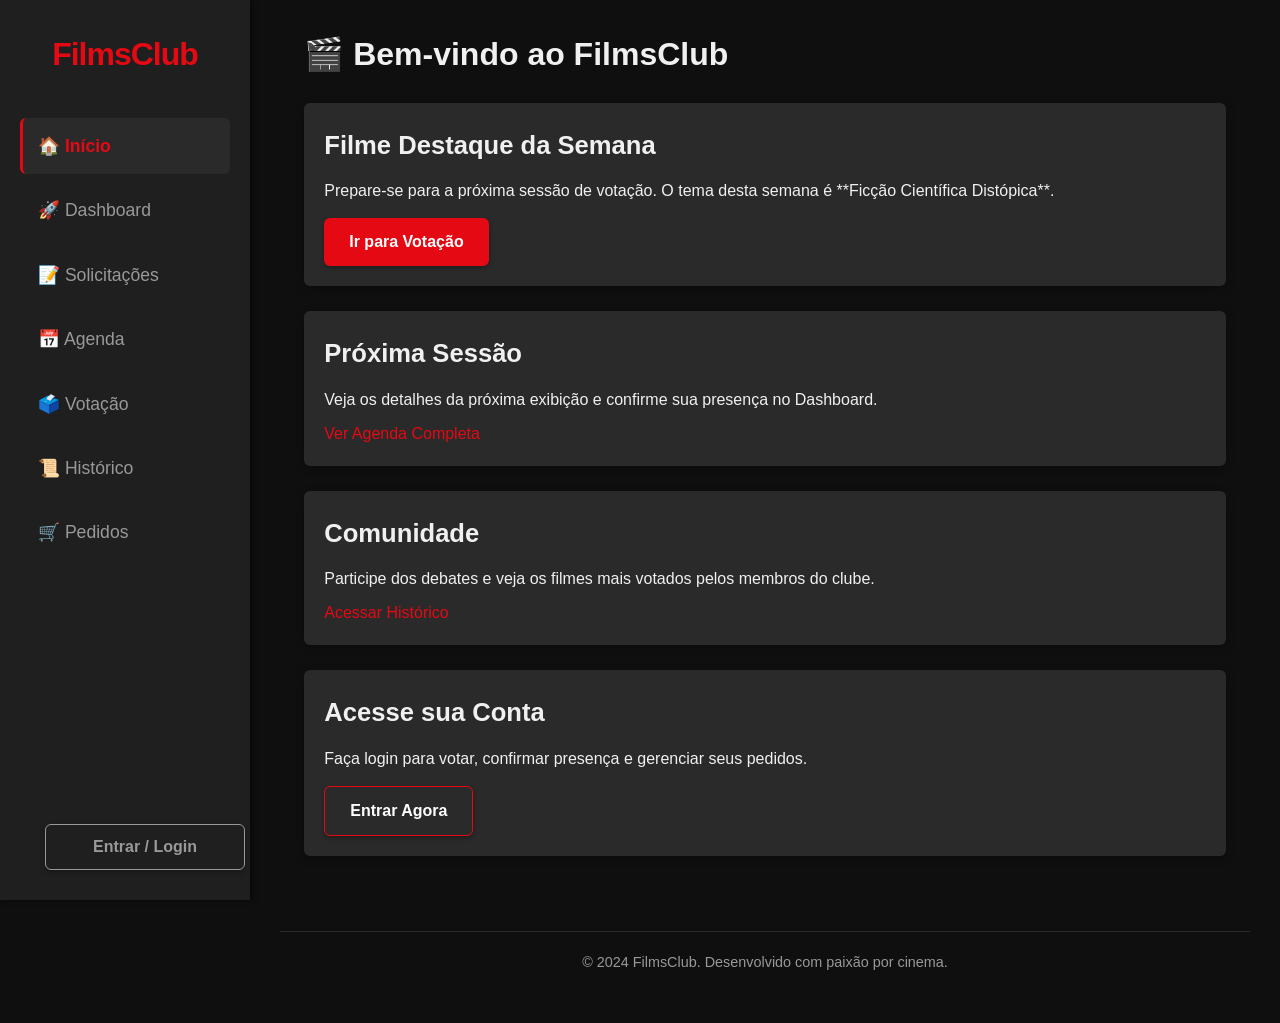
<file: FilmsClub/index.html>
<!DOCTYPE html>
<html lang="pt-BR">
<head>
    <meta charset="UTF-8">
    <meta name="viewport" content="width=device-width, initial-scale=1.0">
    <title>FilmsClub - O seu clube de filmes</title>
    <link rel="stylesheet" href="style.css">
</head>
<body>

    <header class="header">
        <div class="container">
            <h1 class="logo">FilmsClub</h1>
            <div>
                <a href="login.html" class="btn-mobile-login" style="font-size: 1em;">Entrar</a>
                <button class="menu-toggle" aria-label="Abrir Menu">&#9776;</button>
            </div>
        </div>
    </header>

    <div class="main-layout">
        <aside class="sidebar" id="sidebar">
            <button class="sidebar-close" aria-label="Fechar Menu">&times;</button>
            <h1 class="logo">FilmsClub</h1>
            <nav>
                <a href="index.html" class="active">🏠 Início</a>
                <a href="dashboard.html">🚀 Dashboard</a>
                <a href="pedidos.html">📝 Solicitações</a> <a href="agenda.html">📅 Agenda</a>
                <a href="votacao.html">🗳️ Votação</a>
                <a href="historico.html">📜 Histórico</a>
                <a href="admin.html">⚙️ Admin</a>
            </nav>
            <a href="login.html" class="logout btn-primary">Entrar / Login</a>
        </aside>

        <section class="main-content">
            <div class="container" style="padding-top: 20px;">
                <h2>🎬 Bem-vindo ao FilmsClub</h2>
                
                <div class="card">
                    <h3>Filme Destaque da Semana</h3>
                    <p>Prepare-se para a próxima sessão de votação. O tema desta semana é **Ficção Científica Distópica**.</p>
                    <a href="votacao.html" class="btn-primary" style="margin-top: 15px;">Ir para Votação</a>
                </div>

                <div class="features-grid">
                    <div class="card">
                        <h3>Próxima Sessão</h3>
                        <p>Veja os detalhes da próxima exibição e confirme sua presença no Dashboard.</p>
                        <a href="agenda.html" style="color: var(--color-primary); margin-top: 10px; display: inline-block;">Ver Agenda Completa</a>
                    </div>
                    
                    <div class="card">
                        <h3>Comunidade</h3>
                        <p>Participe dos debates e veja os filmes mais votados pelos membros do clube.</p>
                        <a href="historico.html" style="color: var(--color-primary); margin-top: 10px; display: inline-block;">Acessar Histórico</a>
                    </div>
                </div>

                <div class="card" style="margin-top: 20px;">
                    <h3>Acesse sua Conta</h3>
                    <p>Faça login para votar, confirmar presença e gerenciar seus pedidos.</p>
                    <a href="login.html" class="btn-primary" style="margin-top: 15px; background-color: var(--color-light-bg); border: 1px solid var(--color-primary);">Entrar Agora</a>
                </div>

            </div>

            <footer class="footer">
                <p>&copy; 2024 FilmsClub. Desenvolvido com paixão por cinema.</p>
            </footer>
        </section>
    </div>

    <script src="script.js"></script>
</body>
</html>
</file>
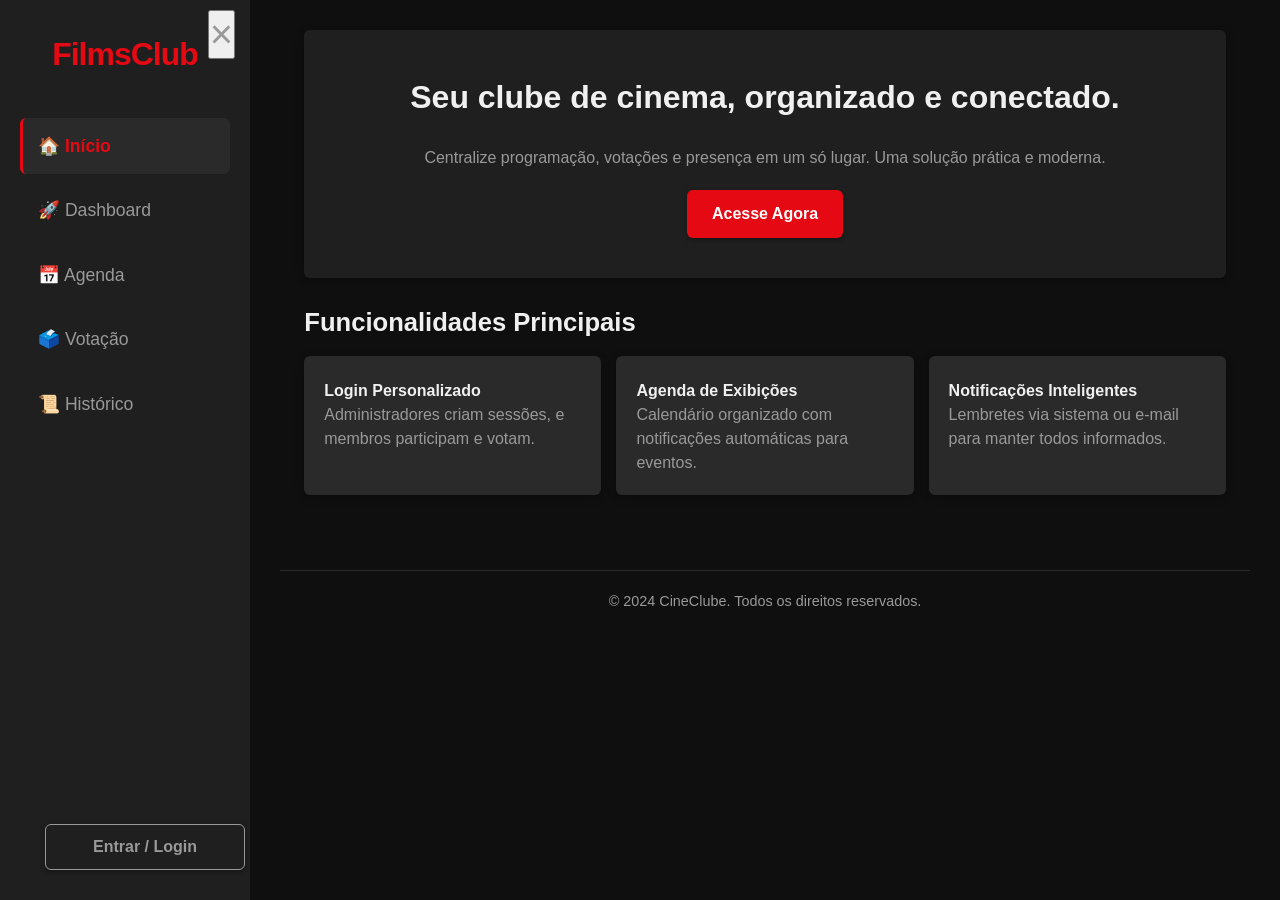
<file: filmsclub_trabalho/index.html>
<!DOCTYPE html>
<html lang="pt-BR">
<head>
    <meta charset="UTF-8">
    <meta name="viewport" content="width=device-width, initial-scale=1.0">
    <title>CineClube - Organização de Sessões</title>
    <link rel="stylesheet" href="style.css">
</head>
<body>
    <header class="header">
        <div class="container">
            <h1 class="logo">FilmsClub</h1>
            <div>
                <a href="login.html" class="btn-mobile-login" style="font-size: 1em;">Login</a>
                <button class="menu-toggle" aria-label="Abrir Menu">&#9776;</button>
            </div>
        </div>
    </header>

    <div class="main-layout">
        <aside class="sidebar" id="sidebar">
            <button class="sidebar-close" aria-label="Fechar Menu">&times;</button>
            <h1 class="logo">FilmsClub</h1>
            <nav>
                <a href="index.html" class="active">🏠 Início</a>
                <a href="dashboard.html">🚀 Dashboard</a>
                <a href="agenda.html">📅 Agenda</a>
                <a href="votacao.html">🗳️ Votação</a>
                <a href="historico.html">📜 Histórico</a>
                <a href="admin.html">⚙️ Admin</a>
            </nav>
            <a href="login.html" class="logout btn-primary">Entrar / Login</a>
        </aside>

        <section class="main-content">
            <div class="container" style="padding-top: 20px;">
                
                <section class="hero card" style="background-color: var(--color-medium); text-align: center; padding: 40px;">
                    <h2>Seu clube de cinema, organizado e conectado.</h2>
                    <p style="color: var(--color-text-fade); margin-bottom: 20px;">Centralize programação, votações e presença em um só lugar. Uma solução prática e moderna.</p>
                    <a href="login.html" class="btn-primary">Acesse Agora</a>
                </section>

                <section class="features">
                    <h3>Funcionalidades Principais</h3>
                    <div style="display: grid; grid-template-columns: repeat(auto-fit, minmax(280px, 1fr)); gap: 15px; margin-top: 15px;">
                        <div class="feature-card card">
                            <h4>Login Personalizado</h4>
                            <p>Administradores criam sessões, e membros participam e votam.</p>
                        </div>
                        <div class="feature-card card">
                            <h4>Agenda de Exibições</h4>
                            <p>Calendário organizado com notificações automáticas para eventos.</p>
                        </div>
                        <div class="feature-card card">
                            <h4>Notificações Inteligentes</h4>
                            <p>Lembretes via sistema ou e-mail para manter todos informados.</p>
                        </div>
                    </div>
                </section>

            </div>

            <footer class="footer">
                <p>&copy; 2024 CineClube. Todos os direitos reservados.</p>
            </footer>
        </section>
    </div>

    <script src="script.js"></script>
</body>
</html>
</file>
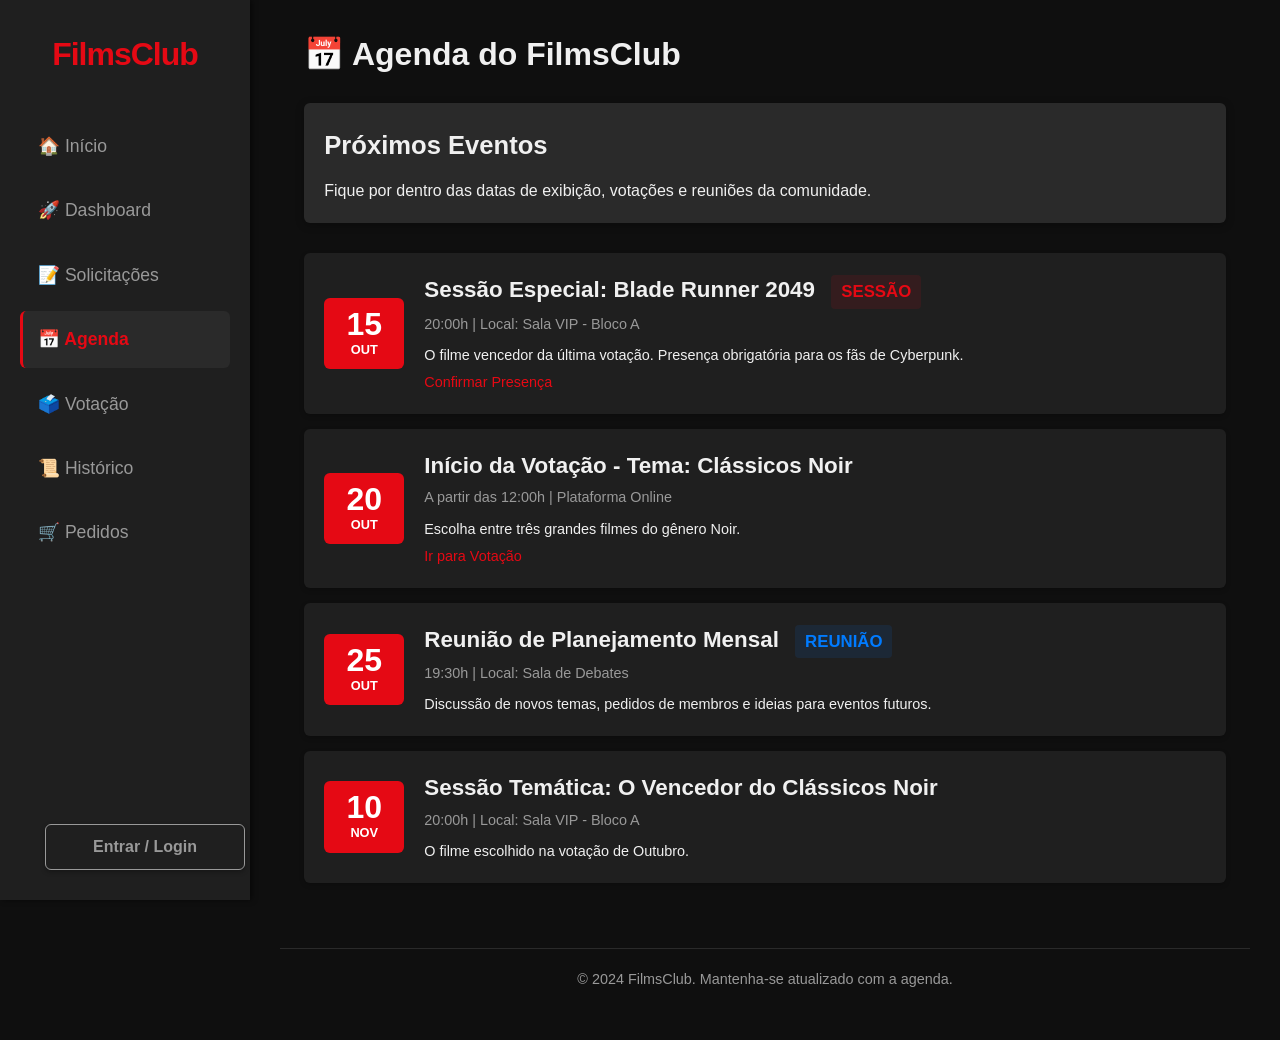
<file: FilmsClub/agenda.html>
<!DOCTYPE html>
<html lang="pt-BR">
<head>
    <meta charset="UTF-8">
    <meta name="viewport" content="width=device-width, initial-scale=1.0">
    <title>Agenda de Eventos - FilmsClub</title>
    <link rel="stylesheet" href="style.css">
    <style>
        /* Estilos específicos para a lista de eventos da Agenda */
        .event-list {
            list-style: none;
            padding: 0;
            margin-top: 20px;
        }

        .event-item {
            background-color: var(--color-medium);
            padding: 20px;
            margin-bottom: 15px;
            border-radius: var(--border-radius);
            box-shadow: 0 2px 5px rgba(0, 0, 0, 0.2);
            display: flex;
            gap: 20px;
            align-items: center;
        }

        .event-item:hover {
            background-color: var(--color-light-bg);
            transform: translateY(-2px);
        }

        .event-date-box {
            background-color: var(--color-primary);
            color: white;
            padding: 10px 15px;
            text-align: center;
            border-radius: var(--border-radius);
            font-weight: bold;
            flex-shrink: 0; /* Impede que a caixa de data diminua */
            width: 80px;
        }

        .event-date-box .day {
            font-size: 2em;
            line-height: 1;
            display: block;
        }

        .event-date-box .month {
            font-size: 0.8em;
            text-transform: uppercase;
            display: block;
        }

        .event-details {
            flex-grow: 1;
        }

        .event-details h4 {
            color: var(--color-text-light);
            margin-bottom: 5px;
            font-size: 1.4em;
        }

        .event-details .time-location {
            font-size: 0.9em;
            color: var(--color-text-fade);
            margin-bottom: 10px;
        }

        /* Estilo para eventos especiais (e.g., votação, reunião) */
        .tag {
            display: inline-block;
            padding: 4px 10px;
            border-radius: 4px;
            font-size: 0.75em;
            font-weight: bold;
            margin-left: 10px;
        }
        .tag-sessao {
            background-color: rgba(229, 9, 20, 0.1); /* Vermelho translúcido */
            color: var(--color-primary);
        }
        .tag-reuniao {
            background-color: rgba(0, 123, 255, 0.1);
            color: #007bff;
        }
    </style>
</head>
<body>

    <header class="header">
        <div class="container">
            <h1 class="logo">FilmsClub</h1>
            <div>
                <a href="login.html" class="btn-mobile-login" style="font-size: 1em;">Sair</a>
                <button class="menu-toggle" aria-label="Abrir Menu">&#9776;</button>
            </div>
        </div>
    </header>

    <div class="main-layout">
        <aside class="sidebar" id="sidebar">
            <button class="sidebar-close" aria-label="Fechar Menu">&times;</button>
            <h1 class="logo">FilmsClub</h1>
            <nav>
                <a href="index.html">🏠 Início</a>
                <a href="dashboard.html">🚀 Dashboard</a>
                <a href="pedidos.html">📝 Solicitações</a> <a href="agenda.html" class="active">📅 Agenda</a> <a href="votacao.html">🗳️ Votação</a>
                <a href="historico.html">📜 Histórico</a>
                <a href="admin.html">⚙️ Admin</a>
            </nav>
            <a href="login.html" class="logout btn-primary">Sair</a>
        </aside>

        <section class="main-content">
            <div class="container" style="padding-top: 20px;">
                <h2>📅 Agenda do FilmsClub</h2>
                
                <div class="card" style="margin-bottom: 30px;">
                    <h3>Próximos Eventos</h3>
                    <p>Fique por dentro das datas de exibição, votações e reuniões da comunidade.</p>
                </div>

                <ul class="event-list">
                    
                    <li class="event-item">
                        <div class="event-date-box">
                            <span class="day">15</span>
                            <span class="month">OUT</span>
                        </div>
                        <div class="event-details">
                            <h4>Sessão Especial: Blade Runner 2049 <span class="tag tag-sessao">SESSÃO</span></h4>
                            <p class="time-location">20:00h | Local: Sala VIP - Bloco A</p>
                            <p style="font-size: 0.9em;">O filme vencedor da última votação. Presença obrigatória para os fãs de Cyberpunk.</p>
                            <a href="dashboard.html" style="color: var(--color-primary); font-size: 0.9em; display: inline-block; margin-top: 5px;">Confirmar Presença</a>
                        </div>
                    </li>
                    
                    <li class="event-item">
                        <div class="event-date-box">
                            <span class="day">20</span>
                            <span class="month">OUT</span>
                        </div>
                        <div class="event-details">
                            <h4>Início da Votação - Tema: Clássicos Noir</h4>
                            <p class="time-location">A partir das 12:00h | Plataforma Online</p>
                            <p style="font-size: 0.9em;">Escolha entre três grandes filmes do gênero Noir.</p>
                            <a href="votacao.html" style="color: var(--color-primary); font-size: 0.9em; display: inline-block; margin-top: 5px;">Ir para Votação</a>
                        </div>
                    </li>

                    <li class="event-item">
                        <div class="event-date-box">
                            <span class="day">25</span>
                            <span class="month">OUT</span>
                        </div>
                        <div class="event-details">
                            <h4>Reunião de Planejamento Mensal <span class="tag tag-reuniao">REUNIÃO</span></h4>
                            <p class="time-location">19:30h | Local: Sala de Debates</p>
                            <p style="font-size: 0.9em;">Discussão de novos temas, pedidos de membros e ideias para eventos futuros.</p>
                        </div>
                    </li>

                    <li class="event-item">
                        <div class="event-date-box">
                            <span class="day">10</span>
                            <span class="month">NOV</span>
                        </div>
                        <div class="event-details">
                            <h4>Sessão Temática: O Vencedor do Clássicos Noir</h4>
                            <p class="time-location">20:00h | Local: Sala VIP - Bloco A</p>
                            <p style="font-size: 0.9em;">O filme escolhido na votação de Outubro.</p>
                        </div>
                    </li>
                    
                </ul>
            </div>

            <footer class="footer">
                <p>&copy; 2024 FilmsClub. Mantenha-se atualizado com a agenda.</p>
            </footer>
        </section>
    </div>

    <script src="script.js"></script>
</body>
</html>
</file>
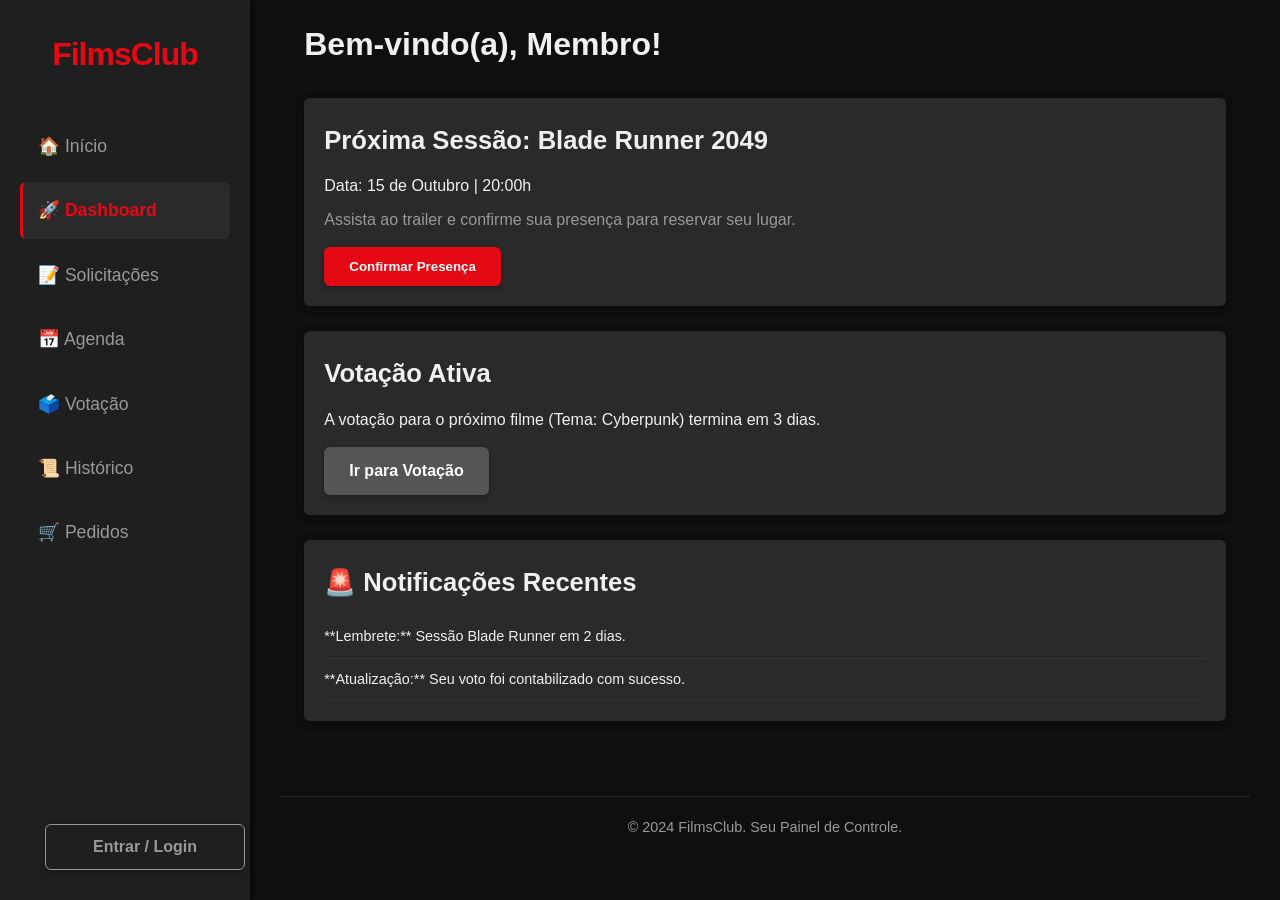
<file: FilmsClub/dashboard.html>
<!DOCTYPE html>
<html lang="pt-BR">
<head>
    <meta charset="UTF-8">
    <meta name="viewport" content="width=device-width, initial-scale=1.0">
    <title>Dashboard - FilmsClub</title>
    <link rel="stylesheet" href="style.css">
    <style>
        .dashboard-header {
            margin-bottom: 30px;
        }
        .dashboard-layout {
            grid-template-columns: 1fr;
        }
        @media (min-width: 768px) {
            .dashboard-layout {
                grid-template-columns: 3fr 1fr;
            }
        }
        .notifications ul {
            list-style: none;
            padding: 0;
        }
        .notifications li {
            border-bottom: 1px solid #333;
            padding: 10px 0;
            font-size: 0.9em;
        }
    </style>
</head>
<body>

    <header class="header">
        <div class="container">
            <h1 class="logo">FilmsClub</h1>
            <div>
                <a href="login.html" class="btn-mobile-login" style="font-size: 1em;">Sair</a>
                <button class="menu-toggle" aria-label="Abrir Menu">&#9776;</button>
            </div>
        </div>
    </header>

    <div class="main-layout">
        <aside class="sidebar" id="sidebar">
            <button class="sidebar-close" aria-label="Fechar Menu">&times;</button>
            <h1 class="logo">FilmsClub</h1>
            <nav>
                <a href="index.html">🏠 Início</a>
                <a href="dashboard.html" class="active">🚀 Dashboard</a>
                <a href="pedidos.html">📝 Solicitações</a> <a href="agenda.html">📅 Agenda</a>
                <a href="votacao.html">🗳️ Votação</a>
                <a href="historico.html">📜 Histórico</a>
                <a href="admin.html">⚙️ Admin</a>
            </nav>
            <a href="login.html" class="logout btn-primary">Sair</a>
        </aside>

        <section class="main-content">
            <div class="container">
                <header class="dashboard-header">
                    <h2>Bem-vindo(a), Membro!</h2> 
                </header>
                
                <div class="dashboard-layout">
                    
                    <div class="main-column">
                        <div class="card">
                            <h3>Próxima Sessão: Blade Runner 2049</h3>
                            <p>Data: 15 de Outubro | 20:00h</p>
                            <p style="margin-top: 10px; color: var(--color-text-fade);">Assista ao trailer e confirme sua presença para reservar seu lugar.</p>
                            <button class="btn-primary btn-confirmar-presenca" style="margin-top: 15px;">Confirmar Presença</button>
                        </div>
                        
                        <div class="card">
                            <h3>Votação Ativa</h3>
                            <p>A votação para o próximo filme (Tema: Cyberpunk) termina em 3 dias.</p>
                            <a href="votacao.html" class="btn-primary" style="margin-top: 15px; background-color: #555;">Ir para Votação</a>
                        </div>
                    </div>
                    
                    <div class="notifications">
                        <div class="card">
                            <h3>🚨 Notificações Recentes</h3>
                            <ul>
                                <li>**Lembrete:** Sessão Blade Runner em 2 dias.</li>
                                <li>**Atualização:** Seu voto foi contabilizado com sucesso.</li>
                                </ul>
                        </div>
                    </div>
                </div>

            </div>

            <footer class="footer">
                <p>&copy; 2024 FilmsClub. Seu Painel de Controle.</p>
            </footer>
        </section>
    </div>

    <script src="script.js"></script>
</body>
</html>
</file>
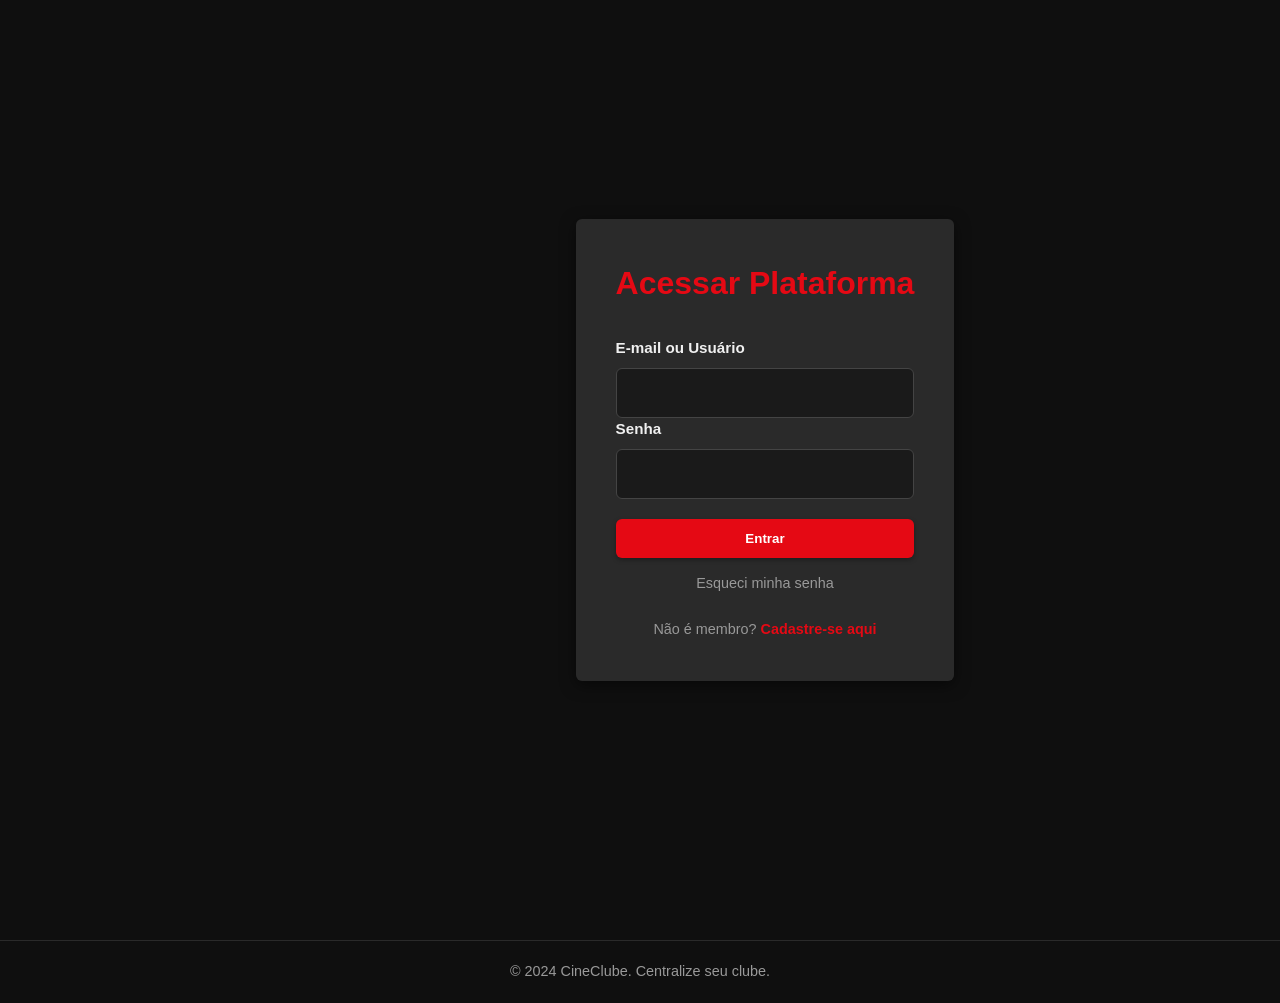
<file: FilmsClub/login.html>
<!DOCTYPE html>
<html lang="pt-BR">
<head>
    <meta charset="UTF-8">
    <meta name="viewport" content="width=device-width, initial-scale=1.0">
    <title>Login - CineClube</title>
    <link rel="stylesheet" href="style.css">
    <style>
        /* Estilos específicos para CENTRALIZAR o Login (Correção de Layout) */
        .auth-content {
            flex-grow: 1; 
            display: flex; 
            align-items: center; /* Centraliza verticalmente */
            justify-content: center; /* Centraliza horizontalmente */
            padding: 0;
            min-height: calc(100vh - 120px); 
        }
        .auth-container {
            max-width: 400px;
            padding: 40px; 
            background-color: var(--color-light-bg);
            border-radius: var(--border-radius);
            box-shadow: 0 4px 15px rgba(0, 0, 0, 0.5);
        }
        .auth-container h2 {
            text-align: center;
            color: var(--color-primary);
            margin-bottom: 30px; 
            border-bottom: none;
            padding-bottom: 0;
        }
        .auth-toggle {
            text-align: center;
            margin-top: 25px;
            font-size: 0.9em;
            color: var(--color-text-fade);
        }
    </style>
</head>
<body>

    <header class="header">
        <div class="container">
            <h1 class="logo">CineClube</h1>
        </div>
    </header>

    <div class="main-layout" style="padding-top: 0;"> 

        <section class="main-content auth-content">
            <div class="auth-container">
                <form id="login-form">
                    <h2>Acessar Plataforma</h2>
                    <div class="form-group">
                        <label for="email-login">E-mail ou Usuário</label>
                        <input type="text" id="email-login" required>
                    </div>
                    <div class="form-group">
                        <label for="senha-login">Senha</label>
                        <input type="password" id="senha-login" required>
                    </div>
                    <button type="submit" class="btn-primary" style="width: 100%; margin-top: 20px;">Entrar</button>
                    <a href="#" style="display: block; text-align: center; margin-top: 15px; font-size: 0.9em; color: var(--color-text-fade);">Esqueci minha senha</a>
                </form>

                <div class="auth-toggle">
                    Não é membro? <a href="#" id="show-register" style="color: var(--color-primary); font-weight: bold;">Cadastre-se aqui</a>
                </div>
            </div>
        </section>
    </div>

    <footer class="footer">
        <p>&copy; 2024 CineClube. Centralize seu clube.</p>
    </footer>

    <script src="script.js"></script>
</body>
</html>
</file>
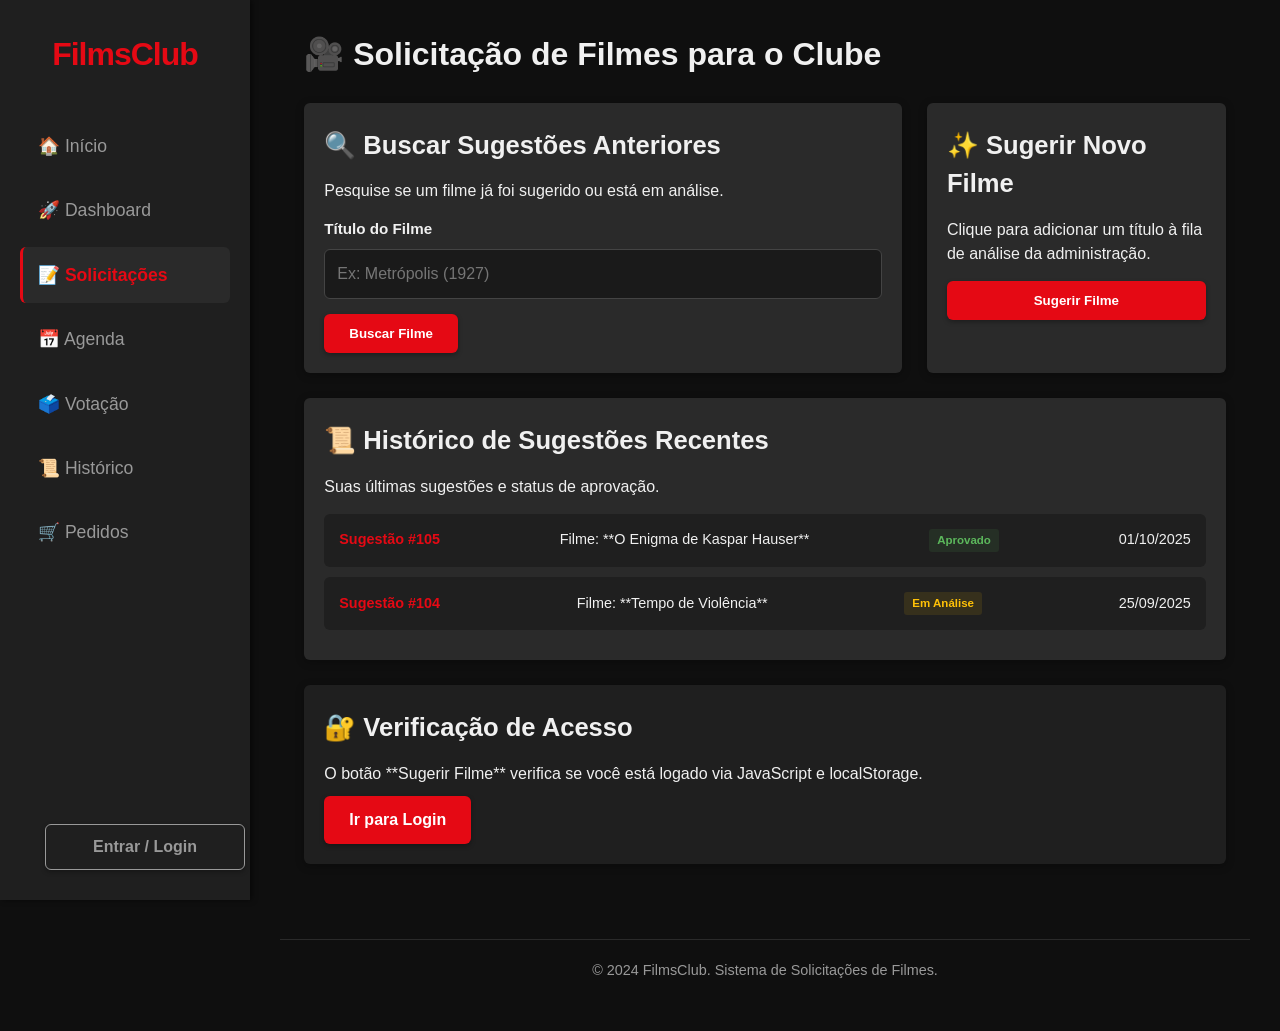
<file: FilmsClub/pedidos.html>
<!DOCTYPE html>
<html lang="pt-BR">
<head>
    <meta charset="UTF-8">
    <meta name="viewport" content="width=device-width, initial-scale=1.0">
    <title>Solicitação de Filmes - FilmsClub</title>
    <link rel="stylesheet" href="style.css">
    <style>
        /* Estilos específicos para o status na lista de histórico */
        .status-emanalise {
            color: #ffc107;
            background-color: rgba(255, 193, 7, 0.1);
        }
        .status-aprovado {
            color: #5cb85c;
            background-color: rgba(92, 184, 92, 0.1);
        }
    </style>
</head>
<body>

    <header class="header">
        <div class="container">
            <h1 class="logo">FilmsClub</h1>
            <div>
                <a href="login.html" class="btn-mobile-login" style="font-size: 1em;">Sair</a>
                <button class="menu-toggle" aria-label="Abrir Menu">&#9776;</button>
            </div>
        </div>
    </header>

    <div class="main-layout">
        <aside class="sidebar" id="sidebar">
            <button class="sidebar-close" aria-label="Fechar Menu">&times;</button>
            <h1 class="logo">FilmsClub</h1>
            <nav>
                <a href="index.html">🏠 Início</a>
                <a href="dashboard.html">🚀 Dashboard</a>
                <a href="pedidos.html" class="active">📝 Solicitações</a> <a href="agenda.html">📅 Agenda</a>
                <a href="votacao.html">🗳️ Votação</a>
                <a href="historico.html">📜 Histórico</a>
                <a href="admin.html">⚙️ Admin</a>
            </nav>
            <a href="login.html" class="logout btn-primary">Sair</a>
        </aside>

        <section class="main-content">
            <div class="container" style="padding-top: 20px;">
                <h2>🎥 Solicitação de Filmes para o Clube</h2>
                
                <div class="pedidos-grid">
                    
                    <div id="div-consulta" class="card">
                        <h3>🔍 Buscar Sugestões Anteriores</h3>
                        <p style="margin-bottom: 15px;">Pesquise se um filme já foi sugerido ou está em análise.</p>
                        <form id="consulta-form">
                            <div class="form-group">
                                <label for="consulta-input">Título do Filme</label>
                                <input type="text" id="consulta-input" placeholder="Ex: Metrópolis (1927)" required>
                            </div>
                            <button type="submit" class="btn-primary" style="margin-top: 15px;">Buscar Filme</button>
                        </form>
                    </div>

                    <div id="div-solicitar" class="card">
                        <h3>✨ Sugerir Novo Filme</h3>
                        <p style="margin-bottom: 15px;">Clique para adicionar um título à fila de análise da administração.</p>
                        <button id="realizar-pedido-btn" class="btn-primary" style="width: 100%;">Sugerir Filme</button>
                    </div>
                </div>

                <div id="div-historico-pedidos" class="card">
                    <h3>📜 Histórico de Sugestões Recentes</h3>
                    <p style="margin-bottom: 15px;">Suas últimas sugestões e status de aprovação.</p>
                    <ul id="historico-pedidos" class="historico-pedidos">
                        <li class="history-item">
                            <strong>Sugestão #105</strong> 
                            <span>Filme: **O Enigma de Kaspar Hauser**</span> 
                            <span class="status status-aprovado">Aprovado</span> 
                            <span class="date">01/10/2025</span>
                        </li>
                        <li class="history-item">
                            <strong>Sugestão #104</strong> 
                            <span>Filme: **Tempo de Violência**</span> 
                            <span class="status status-emanalise">Em Análise</span> 
                            <span class="date">25/09/2025</span>
                        </li>
                    </ul>
                </div>
                
                <div id="div-acesso" class="card" style="background-color: var(--color-medium);">
                    <h3>🔐 Verificação de Acesso</h3>
                    <p>O botão **Sugerir Filme** verifica se você está logado via JavaScript e localStorage.</p>
                    <a href="login.html" class="btn-primary" style="margin-top: 10px;">Ir para Login</a>
                </div>

            </div>

            <footer class="footer">
                <p>&copy; 2024 FilmsClub. Sistema de Solicitações de Filmes.</p>
            </footer>
        </section>
    </div>

    <script src="script.js"></script> 
</body>
</html>
</file>
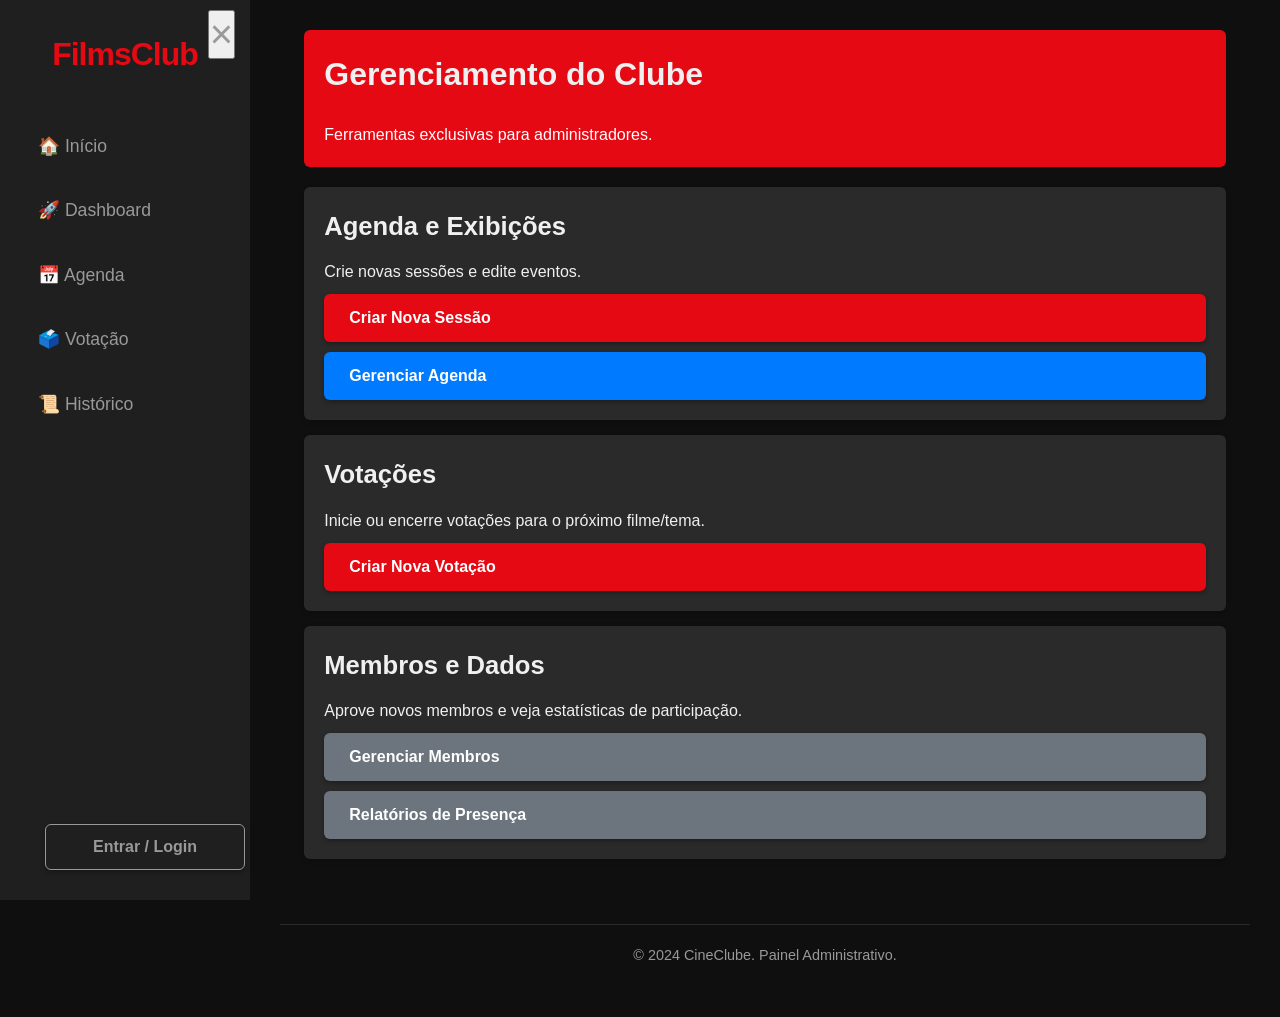
<file: filmsclub_trabalho/admin.html>
<!DOCTYPE html>
<html lang="pt-BR">
<head>
    <meta charset="UTF-8">
    <meta name="viewport" content="width=device-width, initial-scale=1.0">
    <title>Painel Admin - FilmsClub</title>
    <link rel="stylesheet" href="style.css">
    <style>
        .admin-header {
            background-color: var(--color-primary);
            color: white;
            padding: 20px;
            border-radius: var(--border-radius);
            margin-bottom: 20px;
        }
        .admin-action-card {
            background-color: var(--color-light-bg);
            padding: 20px;
            margin-bottom: 15px;
            border-radius: var(--border-radius);
            box-shadow: 0 2px 5px rgba(0, 0, 0, 0.15);
        }
        .btn-action {
            display: block;
            width: 100%;
            margin-top: 10px;
        }
    </style>
</head>
<body>

    <header class="header">
        <div class="container">
            <h1 class="logo">FilmsClub (Admin)</h1>
            <div>
                <a href="login.html" class="btn-mobile-login" style="font-size: 1em;">Sair</a>
                <button class="menu-toggle" aria-label="Abrir Menu">&#9776;</button>
            </div>
        </div>
    </header>

    <div class="main-layout">
        <aside class="sidebar" id="sidebar">
            <button class="sidebar-close" aria-label="Fechar Menu">&times;</button>
            <h1 class="logo">FilmsClub</h1>
            <nav>
                <a href="index.html">🏠 Início</a>
                <a href="dashboard.html">🚀 Dashboard</a>
                <a href="agenda.html">📅 Agenda</a>
                <a href="votacao.html">🗳️ Votação</a>
                <a href="historico.html">📜 Histórico</a>
                <a href="admin.html" class="active">⚙️ Admin</a>
            </nav>
            <a href="login.html" class="logout btn-primary">Sair</a>
        </aside>

        <section class="main-content">
            <div class="container" style="padding-top: 20px;">
                <div class="admin-header">
                    <h2>Gerenciamento do Clube</h2>
                    <p>Ferramentas exclusivas para administradores.</p>
                </div>

                <div class="admin-action-card">
                    <h3>Agenda e Exibições</h3>
                    <p>Crie novas sessões e edite eventos.</p>
                    <a href="#" class="btn-primary btn-action">Criar Nova Sessão</a>
                    <a href="#" class="btn-primary btn-action" style="background-color: #007bff;">Gerenciar Agenda</a>
                </div>

                <div class="admin-action-card">
                    <h3>Votações</h3>
                    <p>Inicie ou encerre votações para o próximo filme/tema.</p>
                    <a href="#" class="btn-primary btn-action">Criar Nova Votação</a>
                </div>

                <div class="admin-action-card">
                    <h3>Membros e Dados</h3>
                    <p>Aprove novos membros e veja estatísticas de participação.</p>
                    <a href="#" class="btn-primary btn-action" style="background-color: #6c757d;">Gerenciar Membros</a>
                    <a href="#" class="btn-primary btn-action" style="background-color: #6c757d;">Relatórios de Presença</a>
                </div>
            </div>

            <footer class="footer">
                <p>&copy; 2024 CineClube. Painel Administrativo.</p>
            </footer>
        </section>
    </div>

    <script src="script.js"></script>
</body>
</html>
</file>
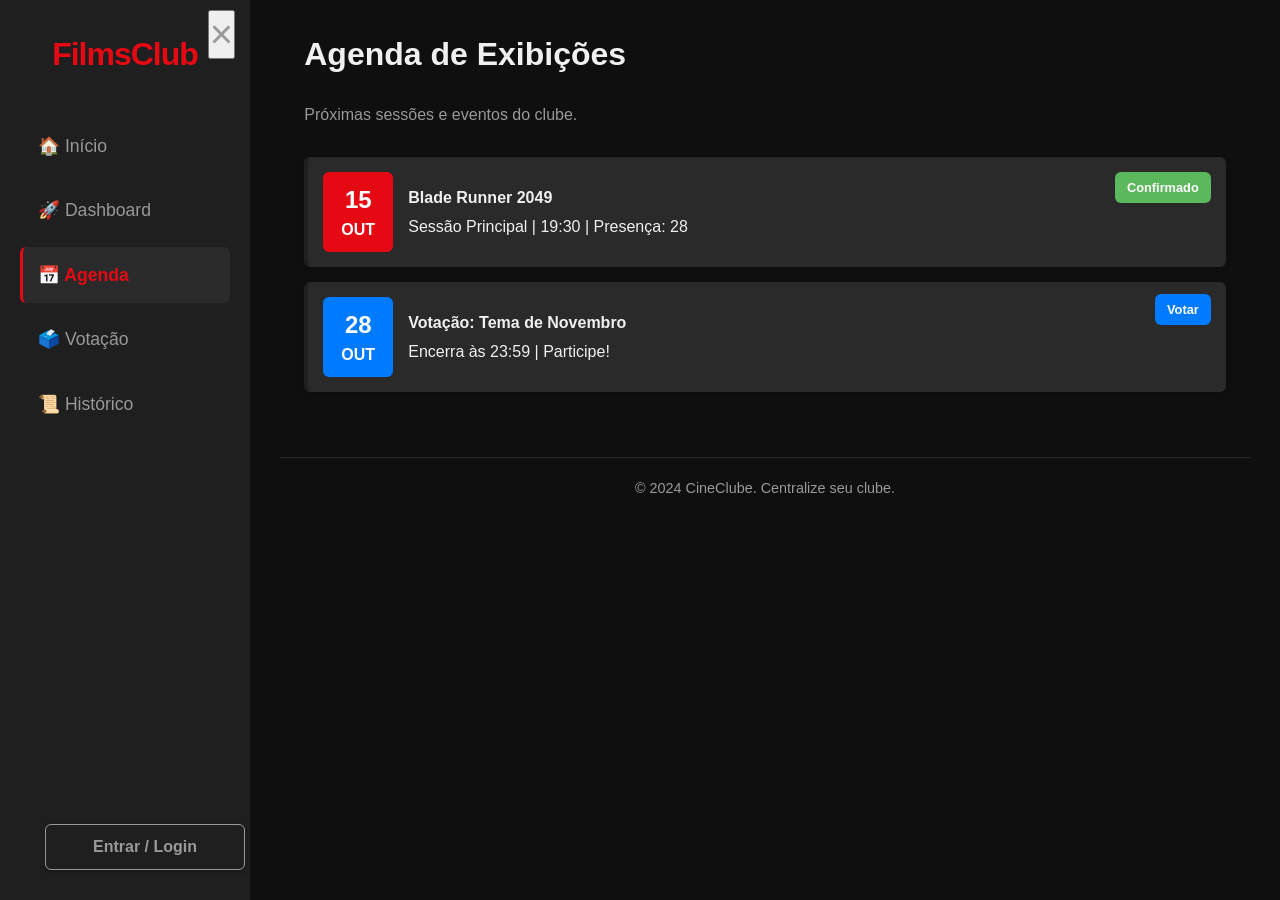
<file: filmsclub_trabalho/agenda.html>
<!DOCTYPE html>
<html lang="pt-BR">
<head>
    <meta charset="UTF-8">
    <meta name="viewport" content="width=device-width, initial-scale=1.0">
    <title>Agenda - FilmsClub</title>
    <link rel="stylesheet" href="style.css">
    <style>
        .session-item {
            background-color: var(--color-light-bg);
            margin-bottom: 15px;
            padding: 15px;
            border-radius: var(--border-radius);
            box-shadow: 0 2px 5px rgba(0, 0, 0, 0.15);
            display: flex;
            align-items: center;
            border-left: 4px solid var(--color-medium);
            transition: border-left-color 0.2s;
        }
        .session-item:hover {
            border-left-color: var(--color-primary);
        }
        .session-date {
            background-color: var(--color-primary);
            color: white;
            padding: 10px 5px;
            border-radius: var(--border-radius);
            text-align: center;
            font-weight: bold;
            flex-shrink: 0;
            width: 70px;
            margin-right: 15px;
        }
        .session-date .day {
            font-size: 1.5em;
            display: block;
        }
        .session-info h4 {
            margin-bottom: 5px;
        }
        .session-actions {
            margin-left: auto;
            align-self: flex-start;
        }
        .btn-presenca {
            background: #5cb85c;
            color: white;
            border: none;
            padding: 8px 12px;
            border-radius: var(--border-radius);
            font-size: 0.8em;
            cursor: pointer;
            font-weight: bold;
        }
    </style>
</head>
<body>

    <header class="header">
        <div class="container">
            <h1 class="logo">FilmsClub</h1>
            <div>
                <a href="login.html" class="btn-mobile-login" style="font-size: 1em;">Sair</a>
                <button class="menu-toggle" aria-label="Abrir Menu">&#9776;</button>
            </div>
        </div>
    </header>

    <div class="main-layout">
        <aside class="sidebar" id="sidebar">
            <button class="sidebar-close" aria-label="Fechar Menu">&times;</button>
            <h1 class="logo">FilmsClub</h1>
            <nav>
                <a href="index.html">🏠 Início</a>
                <a href="dashboard.html">🚀 Dashboard</a>
                <a href="agenda.html" class="active">📅 Agenda</a>
                <a href="votacao.html">🗳️ Votação</a>
                <a href="historico.html">📜 Histórico</a>
                <a href="admin.html">⚙️ Admin</a>
            </nav>
            <a href="login.html" class="logout btn-primary">Sair</a>
        </aside>

        <section class="main-content">
            <div class="container" style="padding-top: 20px;">
                <h2>Agenda de Exibições</h2>
                <p style="margin-bottom: 30px; color: var(--color-text-fade);">Próximas sessões e eventos do clube.</p>

                <div class="session-item">
                    <div class="session-date">
                        <span class="day">15</span>
                        <span>OUT</span>
                    </div>
                    <div class="session-info">
                        <h4>Blade Runner 2049</h4>
                        <p>Sessão Principal | 19:30 | Presença: 28</p>
                    </div>
                    <div class="session-actions">
                        <button class="btn-presenca">Confirmado</button>
                    </div>
                </div>

                <div class="session-item">
                    <div class="session-date" style="background-color: #007bff;">
                        <span class="day">28</span>
                        <span>OUT</span>
                    </div>
                    <div class="session-info">
                        <h4>Votação: Tema de Novembro</h4>
                        <p>Encerra às 23:59 | Participe!</p>
                    </div>
                    <div class="session-actions">
                        <a href="votacao.html" class="btn-presenca" style="background: #007bff;">Votar</a>
                    </div>
                </div>

            </div>

            <footer class="footer">
                <p>&copy; 2024 CineClube. Centralize seu clube.</p>
            </footer>
        </section>
    </div>

    <script src="script.js"></script>
</body>
</html>
</file>
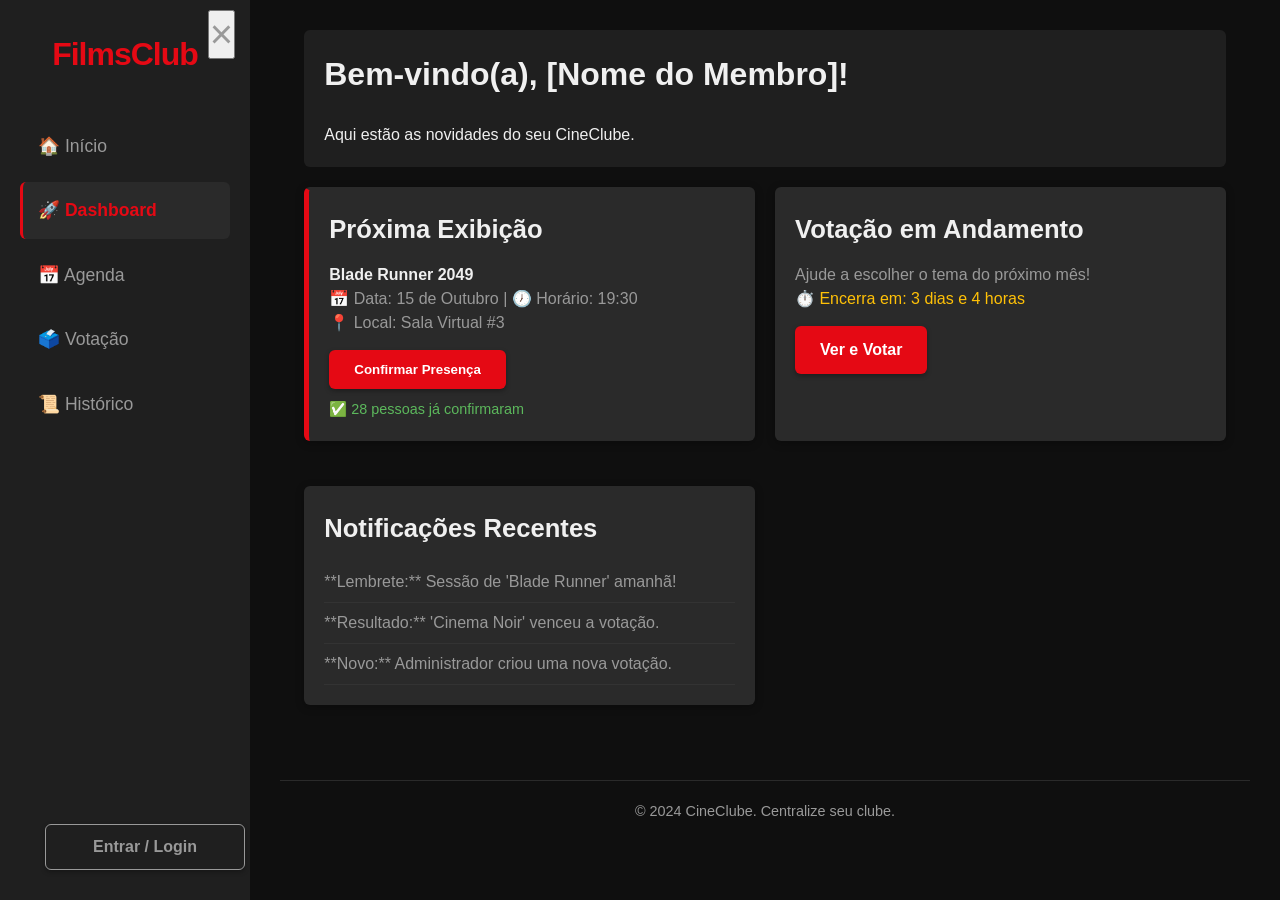
<file: filmsclub_trabalho/dashboard.html>
<!DOCTYPE html>
<html lang="pt-BR">
<head>
    <meta charset="UTF-8">
    <meta name="viewport" content="width=device-width, initial-scale=1.0">
    <title>Dashboard - FilmsClub</title>
    <link rel="stylesheet" href="style.css">
    <style>
        .dashboard-header {
            background-color: var(--color-medium);
            padding: 20px;
            border-radius: var(--border-radius);
            margin-bottom: 20px;
        }
        .dashboard-layout {
            display: grid;
            grid-template-columns: repeat(auto-fit, minmax(300px, 1fr));
            gap: 20px;
        }
        .card.next-session {
            border-left: 5px solid var(--color-primary);
        }
        .card.notifications li {
            border-bottom: 1px solid #333;
            padding: 8px 0;
            color: var(--color-text-fade);
        }
    </style>
</head>
<body>

    <header class="header">
        <div class="container">
            <h1 class="logo">FilmsClub</h1>
            <div>
                <a href="login.html" class="btn-mobile-login" style="font-size: 1em;">Sair</a>
                <button class="menu-toggle" aria-label="Abrir Menu">&#9776;</button>
            </div>
        </div>
    </header>

    <div class="main-layout">
        <aside class="sidebar" id="sidebar">
            <button class="sidebar-close" aria-label="Fechar Menu">&times;</button>
            <h1 class="logo">FilmsClub</h1>
            <nav>
                <a href="index.html">🏠 Início</a>
                <a href="dashboard.html" class="active">🚀 Dashboard</a>
                <a href="agenda.html">📅 Agenda</a>
                <a href="votacao.html">🗳️ Votação</a>
                <a href="historico.html">📜 Histórico</a>
                <a href="admin.html">⚙️ Admin</a>
            </nav>
            <a href="login.html" class="logout btn-primary">Sair</a>
        </aside>

        <section class="main-content">
            <div class="container" style="padding-top: 20px;">
                <div class="dashboard-header">
                    <h2>Bem-vindo(a), [Nome do Membro]!</h2>
                    <p>Aqui estão as novidades do seu CineClube.</p>
                </div>

                <div class="dashboard-layout">
                    <div class="card next-session">
                        <h3>Próxima Exibição</h3>
                        <h4 style="color: var(--color-text-light);">Blade Runner 2049</h4>
                        <p>📅 Data: 15 de Outubro | 🕖 Horário: 19:30</p>
                        <p>📍 Local: Sala Virtual #3</p>
                        <button class="btn-primary btn-confirmar-presenca" style="margin-top: 15px;">Confirmar Presença</button>
                        <p style="margin-top: 10px; font-size: 0.9em; color: #5cb85c;">✅ 28 pessoas já confirmaram</p>
                    </div>

                    <div class="card votation-status">
                        <h3>Votação em Andamento</h3>
                        <p>Ajude a escolher o tema do próximo mês!</p>
                        <p style="color: #ffc107;">⏱️ Encerra em: 3 dias e 4 horas</p>
                        <a href="votacao.html" class="btn-primary" style="margin-top: 15px;">Ver e Votar</a>
                    </div>

                    <div class="card notifications">
                        <h3>Notificações Recentes</h3>
                        <ul style="list-style: none; padding: 0;">
                            <li>**Lembrete:** Sessão de 'Blade Runner' amanhã!</li>
                            <li>**Resultado:** 'Cinema Noir' venceu a votação.</li>
                            <li>**Novo:** Administrador criou uma nova votação.</li>
                        </ul>
                    </div>
                </div>
            </div>

            <footer class="footer">
                <p>&copy; 2024 CineClube. Centralize seu clube.</p>
            </footer>
        </section>
    </div>

    <script src="script.js"></script>
</body>
</html>
</file>
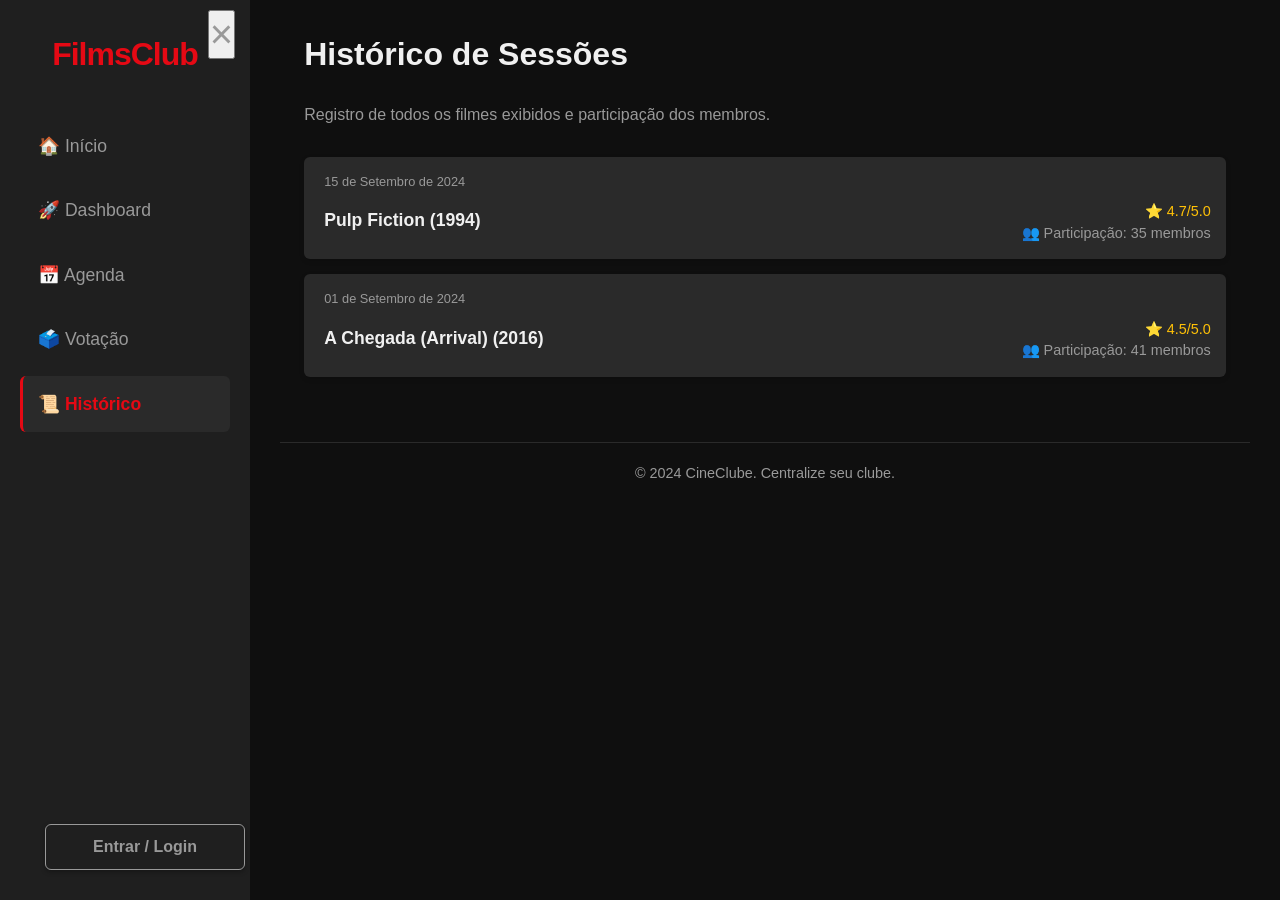
<file: filmsclub_trabalho/historico.html>
<!DOCTYPE html>
<html lang="pt-BR">
<head>
    <meta charset="UTF-8">
    <meta name="viewport" content="width=device-width, initial-scale=1.0">
    <title>Histórico de Sessões - FilmsClub</title>
    <link rel="stylesheet" href="style.css">
    <style>
        .session-history-item {
            background-color: var(--color-light-bg);
            margin-bottom: 15px;
            padding: 15px;
            border-radius: var(--border-radius);
            box-shadow: 0 2px 5px rgba(0, 0, 0, 0.15);
            border-left: 5px solid transparent;
            cursor: pointer;
            transition: border-left 0.2s;
        }
        .session-history-item:hover {
            border-left: 5px solid var(--color-primary);
        }
        .history-date {
            font-size: 0.8em;
            color: var(--color-text-fade);
            display: block;
            margin-bottom: 5px;
        }
        .history-details {
            display: flex;
            justify-content: space-between;
            align-items: center;
            flex-wrap: wrap; /* Quebra no celular */
        }
        .history-details strong {
            color: var(--color-text-light);
            font-size: 1.1em;
        }
        .history-details .stats {
            text-align: right;
            font-size: 0.9em;
            color: var(--color-text-fade);
            margin-top: 5px;
        }
    </style>
</head>
<body>

    <header class="header">
        <div class="container">
            <h1 class="logo">FilmsClub</h1>
            <div>
                <a href="login.html" class="btn-mobile-login" style="font-size: 1em;">Sair</a>
                <button class="menu-toggle" aria-label="Abrir Menu">&#9776;</button>
            </div>
        </div>
    </header>

    <div class="main-layout">
        <aside class="sidebar" id="sidebar">
            <button class="sidebar-close" aria-label="Fechar Menu">&times;</button>
            <h1 class="logo">FilmsClub</h1>
            <nav>
                <a href="index.html">🏠 Início</a>
                <a href="dashboard.html">🚀 Dashboard</a>
                <a href="agenda.html">📅 Agenda</a>
                <a href="votacao.html">🗳️ Votação</a>
                <a href="historico.html" class="active">📜 Histórico</a>
                <a href="admin.html">⚙️ Admin</a>
            </nav>
            <a href="login.html" class="logout btn-primary">Sair</a>
        </aside>

        <section class="main-content">
            <div class="container" style="padding-top: 20px;">
                <h2>Histórico de Sessões</h2>
                <p style="margin-bottom: 30px; color: var(--color-text-fade);">Registro de todos os filmes exibidos e participação dos membros.</p>

                <div class="session-history-item">
                    <span class="history-date">15 de Setembro de 2024</span>
                    <div class="history-details">
                        <strong>Pulp Fiction (1994)</strong>
                        <div class="stats">
                            <p style="color: #ffc107;">⭐ 4.7/5.0</p>
                            <p>👥 Participação: 35 membros</p>
                        </div>
                    </div>
                </div>

                <div class="session-history-item">
                    <span class="history-date">01 de Setembro de 2024</span>
                    <div class="history-details">
                        <strong>A Chegada (Arrival) (2016)</strong>
                        <div class="stats">
                            <p style="color: #ffc107;">⭐ 4.5/5.0</p>
                            <p>👥 Participação: 41 membros</p>
                        </div>
                    </div>
                </div>
            </div>

            <footer class="footer">
                <p>&copy; 2024 CineClube. Centralize seu clube.</p>
            </footer>
        </section>
    </div>

    <script src="script.js"></script>
</body>
</html>
</file>
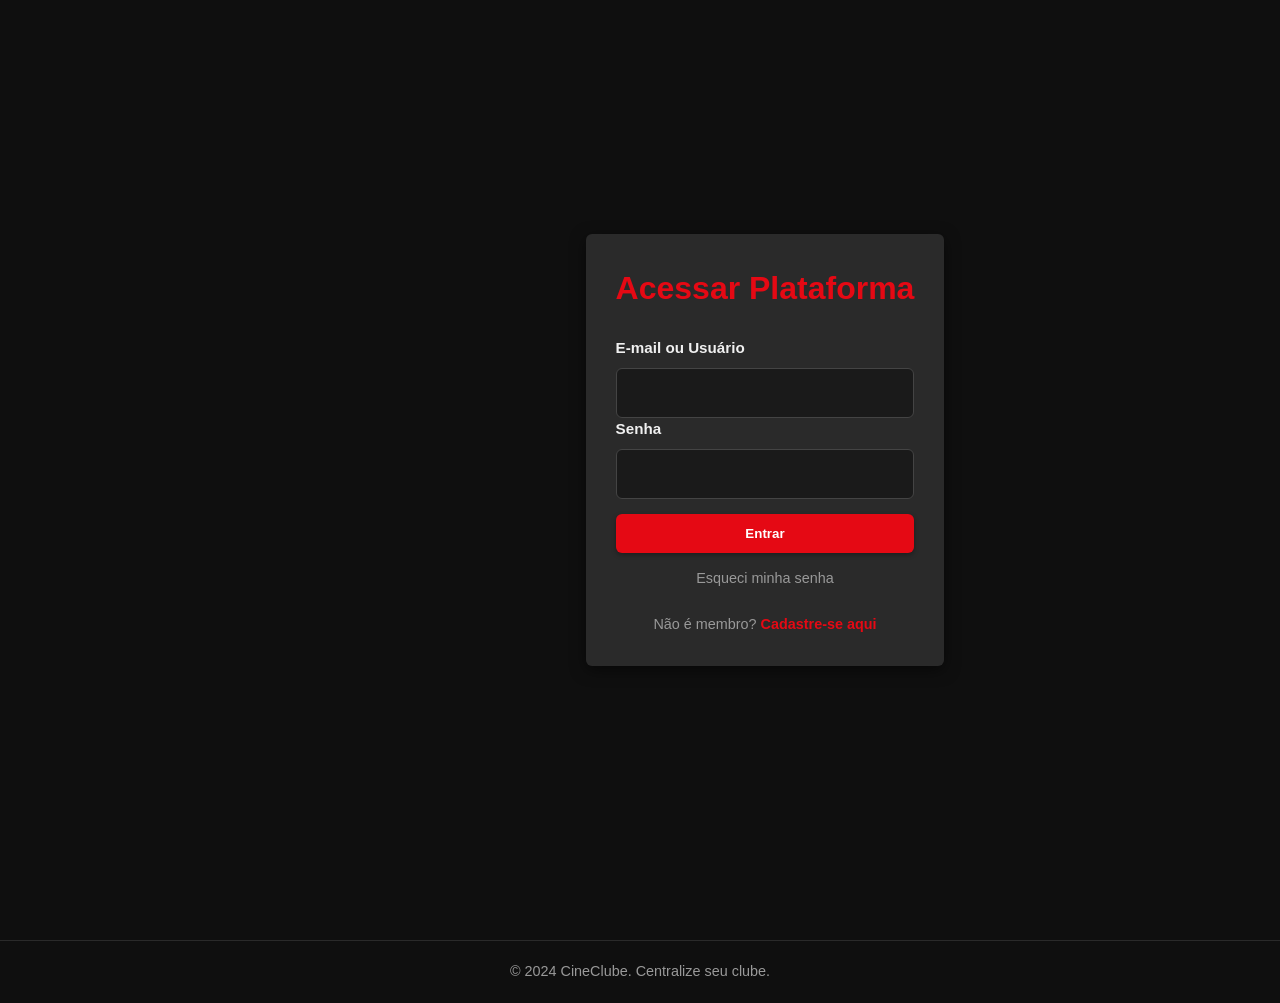
<file: filmsclub_trabalho/login.html>
<!DOCTYPE html>
<html lang="pt-BR">
<head>
    <meta charset="UTF-8">
    <meta name="viewport" content="width=device-width, initial-scale=1.0">
    <title>Login - FilmsClub</title>
    <link rel="stylesheet" href="style.css">
    <style>
        .auth-container {
            max-width: 400px;
            margin: 50px auto;
            padding: 30px;
            background-color: var(--color-light-bg);
            border-radius: var(--border-radius);
            box-shadow: 0 4px 15px rgba(0, 0, 0, 0.5);
        }
        .auth-container h2 {
            text-align: center;
            color: var(--color-primary);
            margin-bottom: 25px;
            border-bottom: none;
            padding-bottom: 0;
        }
        .auth-toggle {
            text-align: center;
            margin-top: 25px;
            font-size: 0.9em;
            color: var(--color-text-fade);
        }
    </style>
</head>
<body>

    <header class="header">
        <div class="container">
            <h1 class="logo">FilmsClub</h1>
        </div>
    </header>

    <div class="main-layout" style="padding-top: 0;">
        <section class="main-content" style="flex-grow: 1; display: flex; align-items: center; justify-content: center; padding: 0;">
            <div class="auth-container">
                <form id="login-form">
                    <h2>Acessar Plataforma</h2>
                    <div class="form-group">
                        <label for="email-login">E-mail ou Usuário</label>
                        <input type="text" id="email-login" required>
                    </div>
                    <div class="form-group">
                        <label for="senha-login">Senha</label>
                        <input type="password" id="senha-login" required>
                    </div>
                    <button type="submit" class="btn-primary" style="width: 100%; margin-top: 15px;">Entrar</button>
                    <a href="#" style="display: block; text-align: center; margin-top: 15px; font-size: 0.9em; color: var(--color-text-fade);">Esqueci minha senha</a>
                </form>

                <div class="auth-toggle">
                    Não é membro? <a href="#" id="show-register" style="color: var(--color-primary); font-weight: bold;">Cadastre-se aqui</a>
                </div>
            </div>
        </section>
    </div>

    <footer class="footer">
        <p>&copy; 2024 CineClube. Centralize seu clube.</p>
    </footer>

    <script src="script.js"></script>
</body>
</html>
</file>
<file: FilmsClub/style.css>
/* ========================================= */
/* 1. RESET E CONFIGURAÇÕES GLOBAIS (DARK MODE) */
/* ========================================= */

* {
    /* Box-sizing para garantir que padding e border não aumentem o tamanho total */
    box-sizing: border-box;
    margin: 0;
    padding: 0;
    /* Fonte moderna. Sugestão: usar Google Fonts (e.g., Montserrat) */
    font-family: 'Helvetica Neue', Arial, sans-serif;
    /* Transição suave para todas as propriedades (animações) */
    transition: all 0.3s ease-in-out;
}

:root {
    /* Paleta de Cores */
    --color-primary: #e50914;    /* Vermelho Netflix */
    --color-dark: #0f0f0f;       /* Fundo Principal */
    --color-medium: #1f1f1f;     /* Fundo da Sidebar / Cards Secundários */
    --color-light-bg: #2a2a2a;   /* Fundo de Cards / Elementos Interativos */
    --color-text-light: #f0f0f0; /* Texto Principal */
    --color-text-fade: #999999;  /* Texto Secundário/Pequeno */
    --border-radius: 6px;
}

body {
    line-height: 1.5;
    background-color: var(--color-dark);
    color: var(--color-text-light);
    min-height: 100vh;
}

.container {
    width: 95%;
    max-width: 1400px;
    margin: 0 auto;
    padding: 10px 0;
}

a {
    color: var(--color-text-light);
    text-decoration: none;
}

a:hover {
    color: var(--color-primary);
}

/* Tipografia */
h2 {
    font-size: 2em;
    margin-bottom: 25px;
    font-weight: 700;
}
h3 {
    font-size: 1.6em;
    margin-bottom: 15px;
}

/* ========================================= */
/* 2. LAYOUT E BARRA LATERAL (SIDEBAR) */
/* ========================================= */

/* Mobile First: Header visível */
.header {
    background-color: var(--color-dark);
    padding: 15px 0;
    position: sticky;
    top: 0;
    z-index: 100;
    box-shadow: 0 4px 10px rgba(0, 0, 0, 0.4);
}

.header .container {
    display: flex;
    justify-content: space-between;
    align-items: center;
    padding: 0 5%;
}

.logo {
    font-size: 2em;
    color: var(--color-primary);
    letter-spacing: -1px;
    font-weight: 900;
}

.menu-toggle, .btn-mobile-login {
    background: none;
    border: none;
    color: var(--color-text-light);
    font-size: 1.6em;
    cursor: pointer;
    margin-left: 15px;
}

/* Estrutura Principal de Layout */
.main-layout {
    display: flex;
    min-height: 100vh;
    padding-top: 60px; /* Espaço para o Header Mobile */
}

/* Sidebar (Menu lateral) */
.sidebar {
    position: fixed;
    top: 0;
    left: 0;
    width: 250px;
    height: 100%;
    background-color: var(--color-medium);
    padding: 30px 20px;
    z-index: 1000;
    transform: translateX(-100%); /* Esconde a sidebar no mobile por padrão */
}

.sidebar.active {
    transform: translateX(0); /* Mostra a sidebar no mobile */
}

.sidebar-close {
    font-size: 2.5em;
    position: absolute;
    top: 10px;
    right: 15px;
    cursor: pointer;
    color: var(--color-text-fade);
    display: none; /* Oculto por padrão, visível apenas com JS no mobile */
}

.sidebar.active .sidebar-close {
    display: block;
}

.sidebar .logo {
    margin-bottom: 40px;
    text-align: center;
}

.sidebar nav a {
    display: flex;
    align-items: center;
    gap: 15px;
    padding: 15px;
    margin-bottom: 8px;
    font-size: 1.1em;
    border-radius: var(--border-radius);
    color: var(--color-text-fade);
    border-left: 3px solid transparent;
}

.sidebar nav a:hover {
    background-color: var(--color-light-bg);
    color: var(--color-text-light);
}

.sidebar nav a.active {
    background-color: var(--color-light-bg);
    color: var(--color-primary);
    border-left-color: var(--color-primary);
    font-weight: bold;
}

.sidebar .logout {
    position: absolute;
    bottom: 30px;
    width: 80%;
    margin: 0 10%;
    background-color: var(--color-medium);
    border: 1px solid var(--color-text-fade);
    padding: 10px;
    text-align: center;
    border-radius: var(--border-radius);
    color: var(--color-text-fade);
}

/* Conteúdo Principal */
.main-content {
    flex-grow: 1;
    padding: 30px;
    padding-top: 10px;
}

/* ========================================= */
/* 3. RESPONSIVIDADE (Desktop - Acima de 1024px) */
/* ========================================= */

@media (min-width: 1024px) {
    /* Header Mobile oculto */
    .header { display: none; }
    .menu-toggle, .btn-mobile-login { display: none !important; }

    /* Sidebar Fixa no Desktop */
    .sidebar {
        transform: translateX(0) !important; /* Força a sidebar a aparecer no desktop */
        box-shadow: 2px 0 5px rgba(0, 0, 0, 0.5);
    }
    
    /* Afasta o conteúdo principal para não ficar por baixo da sidebar */
    .main-layout {
        padding-left: 250px; 
        padding-top: 0;
    }
}

/* ========================================= */
/* 4. COMPONENTES E ANIMAÇÕES */
/* ========================================= */

/* Botões */
.btn-primary {
    display: inline-block;
    background-color: var(--color-primary);
    color: white;
    padding: 12px 25px;
    border: none;
    border-radius: var(--border-radius);
    font-weight: bold;
    cursor: pointer;
    box-shadow: 0 2px 5px rgba(0, 0, 0, 0.3);
    transform: scale(1);
}

.btn-primary:hover {
    background-color: #f40612;
    transform: scale(1.02); /* Animação sutil de aumento */
    box-shadow: 0 4px 8px rgba(0, 0, 0, 0.4);
}

/* Cards */
.card {
    background-color: var(--color-light-bg);
    padding: 20px;
    margin-bottom: 25px;
    border-radius: var(--border-radius);
    box-shadow: 0 2px 8px rgba(0, 0, 0, 0.3);
    border-top: 3px solid transparent;
}

.card:hover {
    border-top-color: var(--color-primary);
    transform: translateY(-2px); /* Animação sutil de elevação */
}

/* Formulário e Inputs */
.form-group label {
    display: block;
    margin-bottom: 8px;
    font-weight: 600;
    color: var(--color-text-light);
    font-size: 0.95em;
}
.form-group input {
    width: 100%;
    padding: 15px 12px;
    border: 1px solid #444;
    border-radius: var(--border-radius);
    background-color: #1a1a1a;
    color: var(--color-text-light);
    font-size: 1em;
}

/* Footer */
.footer {
    background-color: var(--color-dark);
    color: var(--color-text-fade);
    text-align: center;
    padding: 20px 0;
    margin-top: 40px;
    border-top: 1px solid #2a2a2a;
    font-size: 0.9em;
}

/* ========================================= */
/* 5. TOAST NOTIFICATION SYSTEM */
/* ========================================= */

#toast-container {
    position: fixed;
    top: 20px;
    right: 20px;
    z-index: 9999;
    pointer-events: none;
}

.toast {
    background-color: var(--color-light-bg);
    color: var(--color-text-light);
    padding: 15px 20px;
    margin-bottom: 10px;
    border-radius: var(--border-radius);
    box-shadow: 0 4px 12px rgba(0, 0, 0, 0.4);
    min-width: 280px;
    opacity: 0;
    transform: translateX(100%); /* Começa fora da tela */
    transition: opacity 0.4s ease-in-out, transform 0.4s ease-in-out;
    pointer-events: auto;
    display: flex;
    align-items: center;
    gap: 10px;
    border-left: 4px solid var(--color-primary);
}

.toast.show {
    opacity: 1;
    transform: translateX(0); /* Entra na tela */
}

.toast-icon {
    font-size: 1.2em;
    color: var(--color-primary);
    flex-shrink: 0;
}

/* Modificadores de Status do Toast */
.toast.success { border-left-color: #5cb85c; }
.toast.success .toast-icon { color: #5cb85c; }

.toast.error { border-left-color: #dc3545; }
.toast.error .toast-icon { color: #dc3545; }


/* ========================================= */
/* 6. ESTILOS ESPECÍFICOS (Pedidos) */
/* ========================================= */

.pedidos-grid {
    display: grid;
    grid-template-columns: 1fr;
    gap: 25px;
    margin-top: 20px;
}
@media (min-width: 768px) {
    .pedidos-grid {
        grid-template-columns: 2fr 1fr; /* Layout em duas colunas no desktop */
    }
}

.historico-pedidos {
    list-style: none;
    padding: 0;
    margin-top: 15px;
}
.history-item {
    background-color: var(--color-medium);
    padding: 15px;
    margin-bottom: 10px;
    border-radius: var(--border-radius);
    display: flex;
    justify-content: space-between;
    align-items: center;
    font-size: 0.9em;
}
.history-item strong {
    color: var(--color-primary);
}
.status {
    font-weight: bold;
    padding: 3px 8px;
    border-radius: 3px;
    font-size: 0.8em;
}
.status-pendente {
    color: #ffc107;
    background-color: rgba(255, 193, 7, 0.1);
}
.status-concluido {
    color: #5cb85c;
    background-color: rgba(92, 184, 92, 0.1);
}
</file>
<file: filmsclub_trabalho/style.css>
* {
    box-sizing: border-box;
    margin: 0;
    padding: 0;
    font-family: 'Helvetica Neue', Arial, sans-serif;
    transition: all 0.3s ease-in-out;
}

:root {
    --color-primary: #e50914;
    --color-dark: #0f0f0f;
    --color-medium: #1f1f1f;
    --color-light-bg: #2a2a2a;
    --color-text-light: #f0f0f0;
    --color-text-fade: #999999;
    --border-radius: 6px;
}

body {
    line-height: 1.5;
    background-color: var(--color-dark);
    color: var(--color-text-light);
    min-height: 100vh;
}

.container {
    width: 95%;
    max-width: 1400px;
    margin: 0 auto;
    padding: 10px 0;
}

a {
    color: var(--color-text-light);
    text-decoration: none;
}

a:hover {
    color: var(--color-primary);
}

h2 {
    font-size: 2em;
    margin-bottom: 25px;
    color: var(--color-text-light);
    font-weight: 700;
}
h3 {
    font-size: 1.6em;
    margin-bottom: 15px;
    color: var(--color-text-light);
}

/* --- Cabeçalho (Mobile) --- */
.header {
    background-color: var(--color-dark);
    padding: 15px 0;
    position: sticky;
    top: 0;
    z-index: 100;
    box-shadow: 0 4px 10px rgba(0, 0, 0, 0.4);
}

.header .container {
    display: flex;
    justify-content: space-between;
    align-items: center;
    padding: 0 5%;
}

.logo {
    font-size: 2em;
    color: var(--color-primary);
    letter-spacing: -1px;
    font-weight: 900;
}

.menu-toggle, .btn-mobile-login {
    background: none;
    border: none;
    color: var(--color-text-light);
    font-size: 1.6em;
    cursor: pointer;
    margin-left: 15px;
}

@media (min-width: 1024px) {
    .header { display: none; }
}

/* --- Sidebar (Barra Lateral) --- */
.sidebar {
    position: fixed;
    top: 0;
    left: 0;
    width: 250px;
    height: 100%;
    background-color: var(--color-medium);
    padding: 30px 20px;
    z-index: 1000;
    transform: translateX(-100%);
}

.sidebar.active {
    transform: translateX(0);
}

.sidebar-close {
    font-size: 2.5em;
    position: absolute;
    top: 10px;
    right: 15px;
    cursor: pointer;
    color: var(--color-text-fade);
}

.sidebar .logo {
    margin-bottom: 40px;
    text-align: center;
}

.sidebar nav a {
    display: flex;
    align-items: center;
    gap: 15px;
    padding: 15px;
    margin-bottom: 8px;
    font-size: 1.1em;
    border-radius: var(--border-radius);
    color: var(--color-text-fade);
    border-left: 3px solid transparent;
}

.sidebar nav a:hover {
    background-color: var(--color-light-bg);
    color: var(--color-text-light);
}

.sidebar nav a.active {
    background-color: var(--color-light-bg);
    color: var(--color-primary);
    border-left-color: var(--color-primary);
    font-weight: bold;
}

.sidebar .logout {
    position: absolute;
    bottom: 30px;
    width: 80%;
    margin: 0 10%;
    background-color: var(--color-medium);
    border: 1px solid var(--color-text-fade);
    padding: 10px;
    text-align: center;
    border-radius: var(--border-radius);
    color: var(--color-text-fade);
}

.sidebar .logout:hover {
    background-color: var(--color-primary);
    color: var(--color-text-light);
    border-color: var(--color-primary);
}

/* --- Layout Principal --- */
.main-layout {
    display: flex;
    min-height: 100vh;
    padding-top: 60px;
}

.main-content {
    flex-grow: 1;
    padding: 30px;
    padding-top: 10px;
}

@media (min-width: 1024px) {
    .sidebar {
        transform: translateX(0) !important;
    }
    .main-layout {
        padding-left: 250px;
        padding-top: 0;
    }
    .menu-toggle, .btn-mobile-login {
        display: none !important;
    }
}

/* --- Botões e Interação --- */
.btn-primary {
    display: inline-block;
    background-color: var(--color-primary);
    color: white;
    padding: 12px 25px;
    border: none;
    border-radius: var(--border-radius);
    font-weight: bold;
    cursor: pointer;
    box-shadow: 0 2px 5px rgba(0, 0, 0, 0.3);
    transform: scale(1);
}

.btn-primary:hover {
    background-color: #f40612;
    transform: scale(1.02);
    box-shadow: 0 4px 8px rgba(0, 0, 0, 0.4);
}

/* --- Componentes --- */
.card {
    background-color: var(--color-light-bg);
    padding: 20px;
    margin-bottom: 25px;
    border-radius: var(--border-radius);
    box-shadow: 0 2px 8px rgba(0, 0, 0, 0.3);
    border-top: 3px solid transparent;
}

.card:hover {
    border-top-color: var(--color-primary);
    transform: translateY(-2px);
}

.card p {
    color: var(--color-text-fade);
}

/* Formulário */
.form-group label {
    display: block;
    margin-bottom: 8px;
    font-weight: 600;
    color: var(--color-text-light);
    font-size: 0.95em;
}
.form-group input {
    width: 100%;
    padding: 15px 12px;
    border: 1px solid #444;
    border-radius: var(--border-radius);
    background-color: #1a1a1a;
    color: var(--color-text-light);
    font-size: 1em;
}

/* Cards de Filmes/Sessões */
.movie-card {
    border: none;
    overflow: hidden;
    padding: 0;
    background-color: var(--color-medium);
}

.movie-card img {
    width: 100%;
    height: 250px;
    object-fit: cover;
    display: block;
    filter: brightness(0.9);
}

.movie-card:hover img {
    filter: brightness(1.1);
}

.movie-info {
    padding: 15px;
}

.btn-vote {
    width: 100%;
    padding: 12px;
    background-color: #5cb85c;
    border: none;
    border-radius: var(--border-radius);
    font-weight: bold;
    cursor: pointer;
    color: var(--color-dark);
}

.btn-vote:hover {
    background-color: #4cae4c;
}

/* Histórico e Agenda Lista */
.session-item {
    background-color: var(--color-light-bg);
    margin-bottom: 15px;
    padding: 20px;
    border-radius: var(--border-radius);
    box-shadow: 0 2px 5px rgba(0, 0, 0, 0.2);
    border-left: 5px solid transparent;
    cursor: pointer;
}

.session-item:hover {
    border-left-color: var(--color-primary);
    background-color: #313131;
}

.session-date {
    background-color: var(--color-primary);
    color: white;
    padding: 10px 5px;
    border-radius: var(--border-radius);
    text-align: center;
    font-weight: bold;
    flex-shrink: 0;
    width: 70px;
    margin-right: 20px;
}

/* Footer */
.footer {
    background-color: var(--color-dark);
    color: var(--color-text-fade);
    text-align: center;
    padding: 20px 0;
    margin-top: 40px;
    border-top: 1px solid #2a2a2a;
    font-size: 0.9em;
}

/* Layouts de Grid */
.votation-grid, .dashboard-layout, .features-grid {
    display: grid;
    grid-template-columns: repeat(auto-fit, minmax(280px, 1fr));
    gap: 20px;
}
</file>
